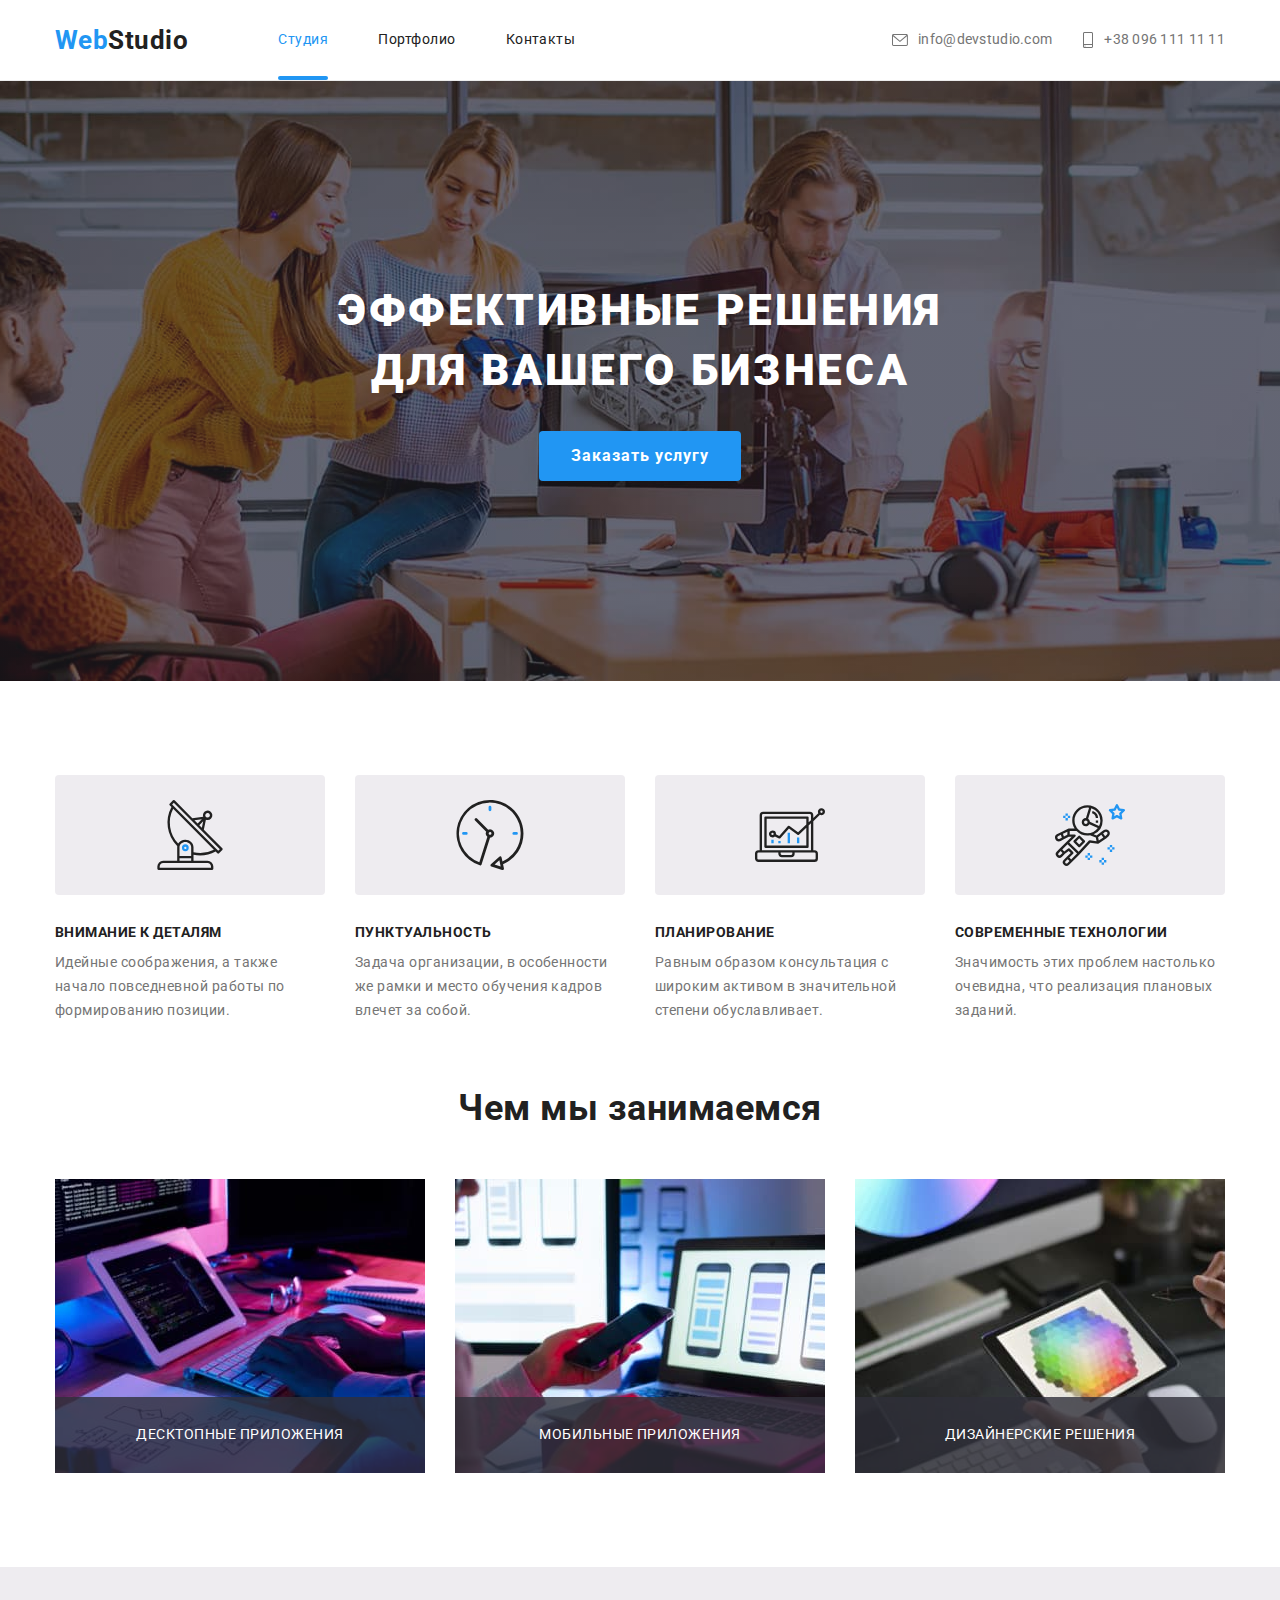
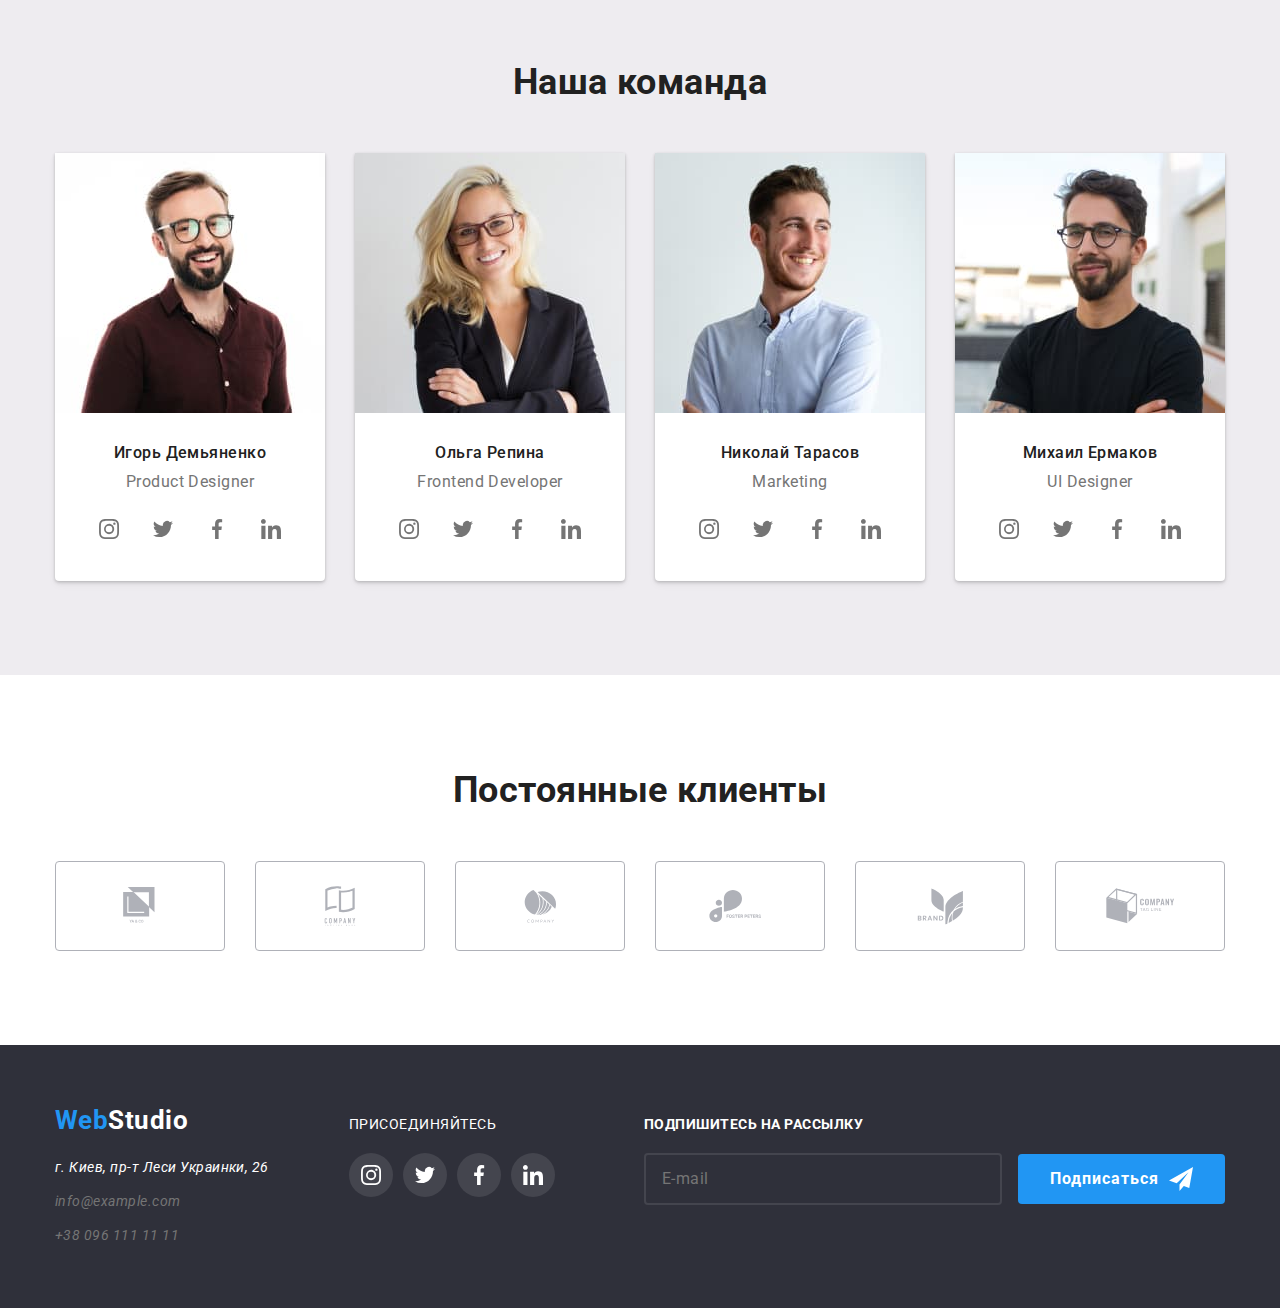
<file: index.html>
<!DOCTYPE html>
<html lang="ru">
  <head>
    <meta charset="UTF-8" />
    <meta name="viewport" content="width=device-width, initial-scale=1.0" />
    <title>WebStudio</title>
    <!-- шрифты -->
    <link rel="preconnect" href="https://fonts.gstatic.com" />
    <link
      href="https://fonts.googleapis.com/css2?family=Raleway:wght@700&family=Roboto:wght@400;500;700;900&display=swap"
      rel="stylesheet"
    />
    <!-- нормалайз -->
    <link
      rel="stylesheet"
      href="https://cdnjs.cloudflare.com/ajax/libs/modern-normalize/1.0.0/modern-normalize.min.css"
    />

    <link rel="stylesheet" href="./css/main.min.css" />
  </head>
  <body>
    <header class="header">
      <div class="container header__container">
        <a class="logo header__logo" href="./index.html" lang="en">
          <span class="logo__color-wrapper">Web</span>Studio
        </a>

        <nav class="navigation">
          <ul class="navigation-list">
            <li class="navigation-list__item">
              <a
                class="navigation-list__link navigation-list__link--active"
                href="./index.html"
              >
                Студия
              </a>
            </li>
            <li class="navigation-list__item">
              <a class="navigation-list__link" href="./portfolio.html">
                Портфолио
              </a>
            </li>
            <li class="navigation-list__item">
              <a class="navigation-list__link" href=""> Контакты </a>
            </li>
          </ul>
        </nav>

        <ul class="contacts-list">
          <li class="contacts-list__item">
            <a class="contacts-list__link" href="mailto:info@devstudio.com">
              <svg class="contacts-list__icon" width="16" height="12">
                <use href="./img/sprite.svg#envelope"></use>
              </svg>
              info@devstudio.com
            </a>
          </li>
          <li class="contacts-list__item">
            <a class="contacts-list__link" href="tel:+380961111111">
              <svg class="contacts-list__icon" width="12" height="16">
                <use href="./img/sprite.svg#smartphone"></use>
              </svg>
              +38&nbsp;096&nbsp;111&nbsp;11&nbsp;11
            </a>
          </li>
        </ul>

        <button class="menu-button" type="button" data-menu-button>
          <svg class="menu-button__icon" width="40" height="40">
            <use href="./img/sprite.svg#menu"></use>
          </svg>
        </button>

        <!-- mobile  menu  -->
        <div class="mobile-menu" data-menu>
          <button
            class="mobile-menu__button-cross"
            type="button"
            data-menu-close
          >
            <svg class="mobile-menu__icon" width="40" height="40">
              <use href="./img/sprite.svg#menu-cross"></use>
            </svg>
          </button>
          <ul class="mobile-navigation">
            <li class="mobile-navigation__item">
              <a
                href="./index.html"
                class="mobile-navigation__link mobile-navigation__link--active"
                >Студия</a
              >
            </li>
            <li class="mobile-navigation__item">
              <a href="./portfolio.html" class="mobile-navigation__link"
                >Портфолио</a
              >
            </li>
            <li class="mobile-navigation__item">
              <a href="" class="mobile-navigation__link">Контакты</a>
            </li>
          </ul>
          <ul class="mobile-contact">
            <li class="mobile-contact__item">
              <a
                class="mobile-contact__link mobile-contact__link--active"
                href="mailto:info@example.com"
              >
                info@example.com</a
              >
            </li>
            <li class="mobile-contact__item">
              <a class="mobile-contact__link" href="tel:+380961111111">
                +38&nbsp;096&nbsp;111&nbsp;11&nbsp;11
              </a>
            </li>
          </ul>
          <ul class="mobile-messenger">
            <li class="mobile-messenger__item">
              <a href="" class="mobile-messenger__link" lang="en">Instagram</a>
            </li>
            <li class="mobile-messenger__item">
              <a href="" class="mobile-messenger__link" lang="en">Twitter</a>
            </li>
            <li class="mobile-messenger__item">
              <a href="" class="mobile-messenger__link" lang="en">Facebook</a>
            </li>
            <li class="mobile-messenger__item">
              <a href="" class="mobile-messenger__link" lang="en">LinkedIn</a>
            </li>
          </ul>
        </div>
      </div>
    </header>

    <main>
      <!-- hero -->
      <section class="hero">
        <div class="hero__overlay">
          <div class="container hero__container">
            <h1 class="hero__title">Эффективные решения для вашего бизнеса</h1>
            <button class="button" type="button" data-modal-open>
              Заказать услугу
            </button>
          </div>
        </div>
      </section>

      <!-- advantages -->
      <section class="features section">
        <h2 class="section__title visually-hidden">Особенности</h2>
        <div class="container">
          <ul class="features__list">
            <li class="features__item">
              <div class="features__thumb">
                <svg width="270" height="120">
                  <use href="./img/sprite.svg#antenna"></use>
                </svg>
              </div>
              <h3 class="features__subtitle">Внимание к деталям</h3>
              <p class="features__description">
                Идейные соображения, а также начало повседневной работы по
                формированию позиции.
              </p>
            </li>
            <li class="features__item">
              <div class="features__thumb">
                <svg width="270" height="120">
                  <use href="./img/sprite.svg#clock"></use>
                </svg>
              </div>
              <h3 class="features__subtitle">Пунктуальность</h3>
              <p class="features__description">
                Задача организации, в особенности же рамки и место обучения
                кадров влечет за собой.
              </p>
            </li>
            <li class="features__item">
              <div class="features__thumb">
                <svg width="270" height="120">
                  <use href="./img/sprite.svg#diagram"></use>
                </svg>
              </div>
              <h3 class="features__subtitle">Планирование</h3>
              <p class="features__description">
                Равным образом консультация с широким активом в значительной
                степени обуславливает.
              </p>
            </li>
            <li class="features__item">
              <div class="features__thumb">
                <svg width="270" height="120">
                  <use href="./img/sprite.svg#astronaut"></use>
                </svg>
              </div>
              <h3 class="features__subtitle">Современные технологии</h3>
              <p class="features__description">
                Значимость этих проблем настолько очевидна, что реализация
                плановых заданий.
              </p>
            </li>
          </ul>
        </div>
      </section>

      <!-- production -->
      <section class="production section">
        <div class="container">
          <h2 class="section__title">Чем мы занимаемся</h2>
          <ul class="production__list">
            <li class="production__item">
              <picture>
                <source
                  srcset="
                    ./img/production/desktop/app-1-desktop.jpg    1x,
                    ./img/production/desktop/app-1-desktop@2x.jpg 2x
                  "
                  media="(min-width: 1200px)"
                />
                <img
                  class="production__image"
                  src="./img/production/desktop/apps-1-desktop.jpg"
                  alt="Человек набирает текст на телефоне"
                />
              </picture>
              <p class="production__description">Десктопные приложения</p>
            </li>
            <li class="production__item">
              <picture>
                <source
                  srcset="
                    ./img/production/desktop/app-2-desktop.jpg    1x,
                    ./img/production/desktop/app-2-desktop@2x.jpg 2x
                  "
                  media="(min-width: 1200px)"
                />
                <img
                  class="production__image"
                  src="./img/production/desktop/app-2-desktop.jpg"
                  alt="Телефон в руке возле компьютера"
                />
              </picture>
              <p class="production__description">Мобильные приложения</p>
            </li>
            <li class="production__item">
              <picture>
                <source
                  srcset="
                    ./img/production/desktop/app-3-desktop.jpg    1x,
                    ./img/production/desktop/app-3-desktop@2x.jpg 2x
                  "
                  media="(min-width: 1200px)"
                />
                <img
                  class="production__image"
                  src="./img/production/desktop/app-3-desktop.jpg"
                  alt="Подбор цвета в приложении на планшете"
                />
              </picture>
              <p class="production__description">Дизайнерские решения</p>
            </li>
          </ul>
        </div>
      </section>

      <!-- team -->
      <section class="team section">
        <div class="container">
          <h2 class="section__title">Наша команда</h2>
          <ul class="team__list">
            <li class="team__item">
              <picture>
                <source
                  srcset="
                    ./img/team/desktop/member-1-desktop.jpg    1x,
                    ./img/team/desktop/member-1-desktop@2x.jpg 2x
                  "
                  media="(min-width: 1200px)"
                />
                <source
                  srcset="
                    ./img/team/tablet/member-1-tablet.jpg    1x,
                    ./img/team/tablet/member-1-tablet@2x.jpg 2x
                  "
                  media="(min-width: 768px)"
                  type="image/jpeg"
                />
                <source
                  srcset="
                    ./img/team/mobile/member-1-mobile.jpg    1x,
                    ./img/team/mobile/member-1-mobile@2x.jpg 2x
                  "
                  media="(min-width: 320px)"
                  type="image/jpeg"
                />
                <img
                  class="team__img"
                  src="./img/team/mobile/member-1-mobile.jpg"
                  alt="Фото члена команды"
                />
              </picture>
              <div class="team__card-wrapper">
                <h3 class="team__subtitle">Игорь Демьяненко</h3>
                <p class="team__description" lang="en">Product Designer</p>
                <ul class="messenger-list">
                  <li class="messenger-list__item">
                    <a class="messenger-list__link" href="">
                      <svg class="icon" width="44" height="44">
                        <use href="./img/sprite.svg#instagram"></use>
                      </svg>
                    </a>
                  </li>
                  <li class="messenger-list__item">
                    <a class="messenger-list__link" href="">
                      <svg class="icon" width="44" height="44">
                        <use href="./img/sprite.svg#twitter"></use>
                      </svg>
                    </a>
                  </li>
                  <li class="messenger-list__item">
                    <a class="messenger-list__link" href="">
                      <svg class="icon" width="44" height="44">
                        <use href="./img/sprite.svg#facebook"></use>
                      </svg>
                    </a>
                  </li>
                  <li class="messenger-list__item">
                    <a class="messenger-list__link" href="">
                      <svg class="icon" width="44" height="44">
                        <use href="./img/sprite.svg#linkedin"></use>
                      </svg>
                    </a>
                  </li>
                </ul>
              </div>
            </li>
            <li class="team__item">
              <picture>
                <source
                  srcset="
                    ./img/team/desktop/member-2-desktop.jpg    1x,
                    ./img/team/desktop/member-2-desktop@2x.jpg 2x
                  "
                  media="(min-width: 1200px)"
                />
                <source
                  srcset="
                    ./img/team/tablet/member-2-tablet.jpg    1x,
                    ./img/team/tablet/member-2-tablet@2x.jpg 2x
                  "
                  media="(min-width: 768px)"
                  type="image/jpeg"
                />
                <source
                  srcset="
                    ./img/team/mobile/member-2-mobile.jpg    1x,
                    ./img/team/mobile/member-2-mobile@2x.jpg 2x
                  "
                  media="(min-width: 320px)"
                  type="image/jpeg"
                />
                <img
                  class="team__img"
                  src="./img/team/mobile/member-2-mobile.jpg"
                  alt="Фото члена команды"
                />
              </picture>
              <div class="team__card-wrapper">
                <h3 class="team__subtitle">Ольга Репина</h3>
                <p class="team__description" lang="en">Frontend Developer</p>
                <ul class="messenger-list">
                  <li class="messenger-list__item">
                    <a class="messenger-list__link" href="">
                      <svg class="icon" width="44" height="44">
                        <use href="./img/sprite.svg#instagram"></use>
                      </svg>
                    </a>
                  </li>
                  <li class="messenger-list__item">
                    <a class="messenger-list__link" href="">
                      <svg class="icon" width="44" height="44">
                        <use href="./img/sprite.svg#twitter"></use>
                      </svg>
                    </a>
                  </li>
                  <li class="messenger-list__item">
                    <a class="messenger-list__link" href="">
                      <svg class="icon" width="44" height="44">
                        <use href="./img/sprite.svg#facebook"></use>
                      </svg>
                    </a>
                  </li>
                  <li class="messenger-list__item">
                    <a class="messenger-list__link" href="">
                      <svg class="icon" width="44" height="44">
                        <use href="./img/sprite.svg#linkedin"></use>
                      </svg>
                    </a>
                  </li>
                </ul>
              </div>
            </li>
            <li class="team__item">
              <picture>
                <source
                  srcset="
                    ./img/team/desktop/member-3-desktop.jpg    1x,
                    ./img/team/desktop/member-3-desktop@2x.jpg 2x
                  "
                  media="(min-width: 1200px)"
                />
                <source
                  srcset="
                    ./img/team/tablet/member-3-tablet.jpg    1x,
                    ./img/team/tablet/member-3-tablet@2x.jpg 2x
                  "
                  media="(min-width: 768px)"
                  type="image/jpeg"
                />
                <source
                  srcset="
                    ./img/team/mobile/member-3-mobile.jpg    1x,
                    ./img/team/mobile/member-3-mobile@2x.jpg 2x
                  "
                  media="(min-width: 320px)"
                  type="image/jpeg"
                />
                <img
                  class="team__img"
                  src="./img/team/mobile/member-3-mobile.jpg"
                  alt="Фото члена команды"
                />
              </picture>
              <div class="team__card-wrapper">
                <h3 class="team__subtitle">Николай Тарасов</h3>
                <p class="team__description" lang="en">Marketing</p>
                <ul class="messenger-list">
                  <li class="messenger-list__item">
                    <a class="messenger-list__link" href="">
                      <svg class="icon" width="44" height="44">
                        <use href="./img/sprite.svg#instagram"></use>
                      </svg>
                    </a>
                  </li>
                  <li class="messenger-list__item">
                    <a class="messenger-list__link" href="">
                      <svg class="icon" width="44" height="44">
                        <use href="./img/sprite.svg#twitter"></use>
                      </svg>
                    </a>
                  </li>
                  <li class="messenger-list__item">
                    <a class="messenger-list__link" href="">
                      <svg class="icon" width="44" height="44">
                        <use href="./img/sprite.svg#facebook"></use>
                      </svg>
                    </a>
                  </li>
                  <li class="messenger-list__item">
                    <a class="messenger-list__link" href="">
                      <svg class="icon" width="44" height="44">
                        <use href="./img/sprite.svg#linkedin"></use>
                      </svg>
                    </a>
                  </li>
                </ul>
              </div>
            </li>
            <li class="team__item">
              <picture>
                <source
                  srcset="
                    ./img/team/desktop/member-4-desktop.jpg    1x,
                    ./img/team/desktop/member-4-desktop@2x.jpg 2x
                  "
                  media="(min-width: 1200px)"
                />
                <source
                  srcset="
                    ./img/team/tablet/member-4-tablet.jpg    1x,
                    ./img/team/tablet/member-4-tablet@2x.jpg 2x
                  "
                  media="(min-width: 768px)"
                  type="image/jpeg"
                />
                <source
                  srcset="
                    ./img/team/mobile/member-4-mobile.jpg    1x,
                    ./img/team/mobile/member-4-mobile@2x.jpg 2x
                  "
                  media="(min-width: 320px)"
                  type="image/jpeg"
                />
                <img
                  class="team__img"
                  src="./img/team/mobile/member-4-mobile.jpg"
                  alt="Фото члена команды"
                />
              </picture>
              <div class="team__card-wrapper">
                <h3 class="team__subtitle">Михаил Ермаков</h3>
                <p class="team__description" lang="en">UI Designer</p>
                <ul class="messenger-list">
                  <li class="messenger-list__item">
                    <a class="messenger-list__link" href="">
                      <svg class="icon" width="44" height="44">
                        <use href="./img/sprite.svg#instagram"></use>
                      </svg>
                    </a>
                  </li>
                  <li class="messenger-list__item">
                    <a class="messenger-list__link" href="">
                      <svg class="icon" width="44" height="44">
                        <use href="./img/sprite.svg#twitter"></use>
                      </svg>
                    </a>
                  </li>
                  <li class="messenger-list__item">
                    <a class="messenger-list__link" href="">
                      <svg class="icon" width="44" height="44">
                        <use href="./img/sprite.svg#facebook"></use>
                      </svg>
                    </a>
                  </li>
                  <li class="messenger-list__item">
                    <a class="messenger-list__link" href="">
                      <svg class="icon" width="44" height="44">
                        <use href="./img/sprite.svg#linkedin"></use>
                      </svg>
                    </a>
                  </li>
                </ul>
              </div>
            </li>
          </ul>
        </div>
      </section>

      <!-- clients -->
      <section class="clients section">
        <div class="container">
          <h2 class="section__title">Постоянные клиенты</h2>
          <ul class="clients__list">
            <li class="clients__item">
              <a class="clients__link" href="">
                <svg class="clients__icon" width="129" height="88">
                  <use href="./img/sprite.svg#client-1"></use>
                </svg>
              </a>
            </li>
            <li class="clients__item">
              <a class="clients__link" href="">
                <svg class="clients__icon" width="129" height="88">
                  <use href="./img/sprite.svg#client-2"></use>
                </svg>
              </a>
            </li>
            <li class="clients__item">
              <a class="clients__link" href="">
                <svg class="clients__icon" width="129" height="88">
                  <use href="./img/sprite.svg#client-3"></use>
                </svg>
              </a>
            </li>
            <li class="clients__item">
              <a class="link clients__link" href="">
                <svg class="clients__icon" width="129" height="88">
                  <use href="./img/sprite.svg#client-4"></use>
                </svg>
              </a>
            </li>
            <li class="clients__item">
              <a class="clients__link" href="">
                <svg class="clients__icon" width="129" height="88">
                  <use href="./img/sprite.svg#client-5"></use>
                </svg>
              </a>
            </li>
            <li class="clients__item">
              <a class="clients__link" href="">
                <svg class="clients__icon" width="129" height="88">
                  <use href="./img/sprite.svg#client-6"></use>
                </svg>
              </a>
            </li>
          </ul>
        </div>
      </section>
    </main>

    <footer class="footer">
      <div class="container footer__container">
        <div class="footer__wrapper">
          <div class="adress-list__wrapper">
            <a
              class="logo logo--white-color footer__logo"
              href="./index.html"
              lang="en"
            >
              <span class="logo__color-wrapper">Web</span>Studio
            </a>
            <address class="adress">
              <ul class="adress__list">
                <li class="adress__item">
                  <a
                    class="adress__link adress__link--active"
                    href="https://goo.gl/maps/zEipnjbdjEoZz8kJ8"
                    target="_blank"
                    rel="noopener noreferrer"
                  >
                    г. Киев, пр-т Леси Украинки, 26
                  </a>
                </li>
                <li class="adress__item">
                  <a class="adress__link" href="mailto:info@example.com">
                    info@example.com
                  </a>
                </li>
                <li class="adress__item adress__item--last">
                  <a class="adress__link" href="tel:+380961111111">
                    +38 096 111 11 11
                  </a>
                </li>
              </ul>
            </address>
          </div>
          <div class="messenger-list__wrapper">
            <p class="footer__subtitle">Присоединяйтесь</p>
            <ul class="messenger-list">
              <li class="messenger-list__item">
                <a
                  class="messenger-list__link messenger-list__link--footer"
                  href=""
                >
                  <svg class="icon" width="44" height="44">
                    <use href="./img/sprite.svg#instagram"></use>
                  </svg>
                </a>
              </li>
              <li class="messenger-list__item">
                <a
                  class="messenger-list__link messenger-list__link--footer"
                  href=""
                >
                  <svg class="icon" width="44" height="44">
                    <use href="./img/sprite.svg#twitter"></use>
                  </svg>
                </a>
              </li>
              <li class="messenger-list__item">
                <a
                  class="messenger-list__link messenger-list__link--footer"
                  href=""
                >
                  <svg class="icon" width="44" height="44">
                    <use href="./img/sprite.svg#facebook"></use>
                  </svg>
                </a>
              </li>
              <li class="messenger-list__item">
                <a
                  class="messenger-list__link messenger-list__link--footer"
                  href=""
                >
                  <svg class="icon" width="44" height="44">
                    <use href="./img/sprite.svg#linkedin"></use>
                  </svg>
                </a>
              </li>
            </ul>
          </div>
        </div>

        <form class="form-signup">
          <b class="footer__subtitle form-signup__subtitle">
            Подпишитесь на рассылку
          </b>
          <input
            class="form-signup__input"
            type="email"
            name="email"
            placeholder="E-mail"
            autocomplete="off"
          />
          <button class="button form-signup__button" type="submit">
            Подписаться
            <svg class="form-signup__icon" width="24" height="24">
              <use href="./img/sprite.svg#telegram"></use>
            </svg>
          </button>
        </form>
      </div>
    </footer>

    <div class="backdrop is-hidden" data-modal>
      <div class="modal">
        <button class="modal__button-close" data-modal-close>
          <svg width="30" height="30">
            <use href="./img/sprite.svg#modal-cross"></use>
          </svg>
        </button>

        <form class="form-submit">
          <b class="form-submit__title">
            Оставьте свои данные, мы вам перезвоним
          </b>
          <label class="form-submit__label" for="username"> Имя </label>
          <div class="form-submit__field">
            <input
              class="form-submit__input"
              type="text"
              name="username"
              id="username"
            />
            <svg class="form-submit__icon" width="18" height="18">
              <use href="./img/sprite.svg#person"></use>
            </svg>
          </div>

          <label class="form-submit__label" for="tel"> Телефон </label>
          <div class="form-submit__field">
            <input class="form-submit__input" type="tel" name="tel" id="tel" />
            <svg class="form-submit__icon" width="18" height="18">
              <use href="./img/sprite.svg#phone"></use>
            </svg>
          </div>

          <label class="form-submit__label" for="e-mail"> Почта </label>
          <div class="form-submit__field">
            <input
              class="form-submit__input"
              type="email"
              name="e-mail"
              id="e-mail"
            />
            <svg class="form-submit__icon" width="18" height="18">
              <use href="./img/sprite.svg#mail"></use>
            </svg>
          </div>

          <label class="form-submit__label" for="comment"> Комментарий </label>
          <textarea
            class="form-submit__comment"
            name="comment"
            id="comment"
            placeholder="Введите текст"
          ></textarea>

          <label class="form-submit__agreement">
            <input
              class="form-submit__input--hidden"
              type="checkbox"
              name="agreement"
              value="approved"
            />
            <svg class="form-submit__icon--checked" width="16" height="15">
              <use href="./img/sprite.svg#check"></use>
            </svg>
            Соглашаюсь с рассылкой и принимаю&nbsp;
            <a class="form-submit__link" href="">Условия договора</a>
          </label>

          <button
            class="button form-submit__button"
            name="submit-btn"
            type="submit"
          >
            Отправить
          </button>
        </form>
      </div>
    </div>

    <script src="./js/mobile-menu.js"></script>
    <script src="./js/modal.js"></script>

    <!-- <script>
      const { height: pageHeaderHeight } = document
        .querySelector('.page-header')
        .getBoundingClientRect();

      document.body.style.paddingTop = `${pageHeaderHeight}px`;
    </script> -->
  </body>
</html>
</file>
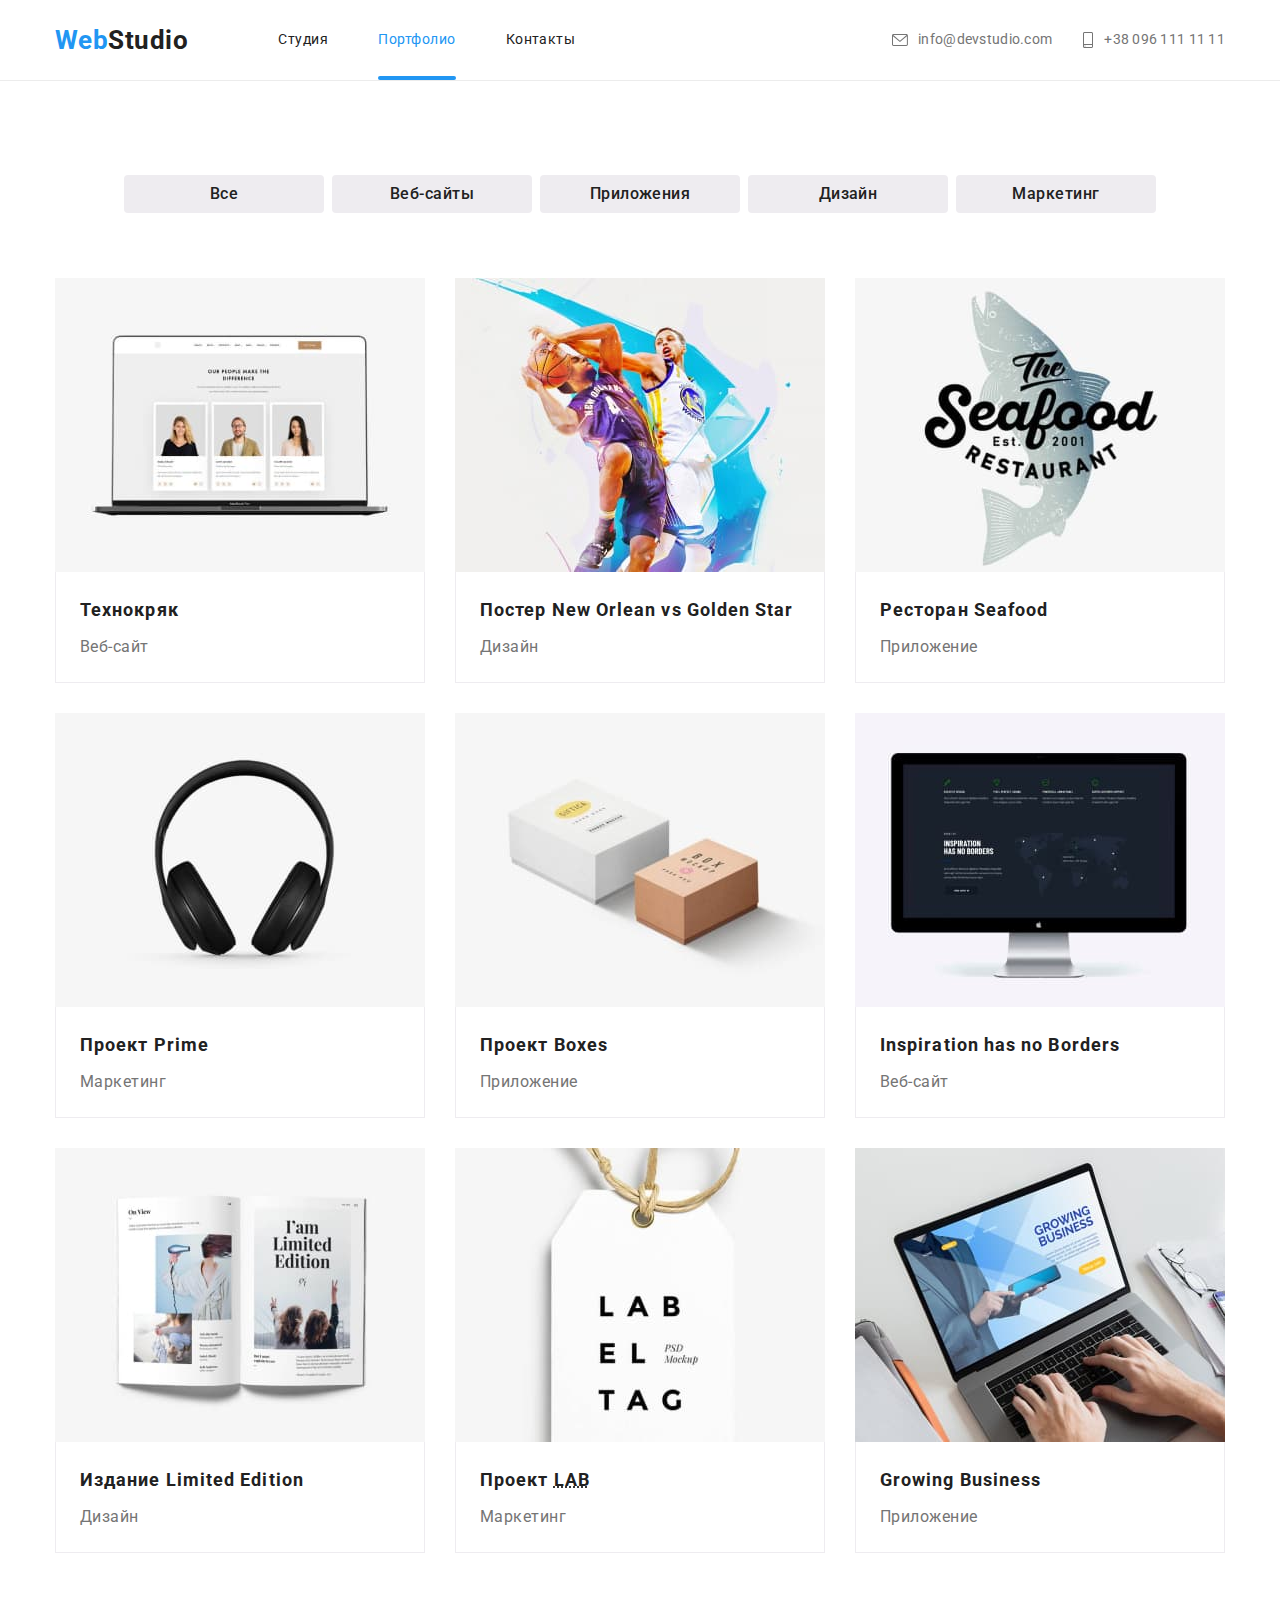
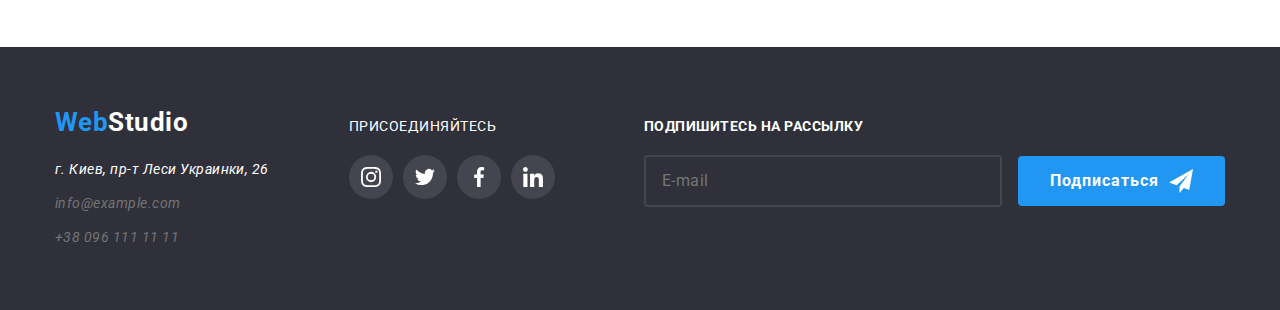
<file: portfolio.html>
<!DOCTYPE html>
<html lang="ru">
  <head>
    <meta charset="UTF-8" />
    <meta name="viewport" content="width=device-width, initial-scale=1.0" />
    <title>WebStudio</title>
    <!-- шрифты -->
    <link rel="preconnect" href="https://fonts.gstatic.com" />
    <link
      href="https://fonts.googleapis.com/css2?family=Raleway:wght@700&family=Roboto:wght@400;500;700;900&display=swap"
      rel="stylesheet"
    />
    <!-- нормалайз -->
    <link
      rel="stylesheet"
      href="https://cdnjs.cloudflare.com/ajax/libs/modern-normalize/1.0.0/modern-normalize.min.css"
    />

    <link rel="stylesheet" href="./css/main.min.css" />
  </head>
  <body>
    <header class="header">
      <div class="container header__container">
        <a class="logo header__logo" href="./index.html" lang="en">
          <span class="logo__color-wrapper">Web</span>Studio
        </a>

        <nav class="navigation">
          <ul class="navigation-list">
            <li class="navigation-list__item">
              <a class="navigation-list__link" href="./index.html"> Студия </a>
            </li>
            <li class="navigation-list__item">
              <a
                class="navigation-list__link navigation-list__link--active"
                href="./portfolio.html"
              >
                Портфолио
              </a>
            </li>
            <li class="navigation-list__item">
              <a class="navigation-list__link" href=""> Контакты </a>
            </li>
          </ul>
        </nav>

        <ul class="contacts-list">
          <li class="contacts-list__item">
            <a class="contacts-list__link" href="mailto:info@devstudio.com">
              <svg class="contacts-list__icon" width="16" height="12">
                <use href="./img/sprite.svg#envelope"></use>
              </svg>
              info@devstudio.com
            </a>
          </li>
          <li class="contacts-list__item">
            <a class="contacts-list__link" href="tel:+380961111111">
              <svg class="contacts-list__icon" width="12" height="16">
                <use href="./img/sprite.svg#smartphone"></use>
              </svg>
              +38&nbsp;096&nbsp;111&nbsp;11&nbsp;11
            </a>
          </li>
        </ul>

        <button class="menu-button" type="button" data-menu-button>
          <svg class="menu-button__icon" width="40" height="40">
            <use href="./img/sprite.svg#menu"></use>
          </svg>
        </button>

        <!-- mobile  menu  -->
        <div class="mobile-menu" data-menu>
          <button
            class="mobile-menu__button-cross"
            type="button"
            data-menu-close
          >
            <svg class="mobile-menu__icon" width="40" height="40">
              <use href="./img/sprite.svg#menu-cross"></use>
            </svg>
          </button>
          <ul class="mobile-navigation">
            <li class="mobile-navigation__item">
              <a href="./index.html" class="mobile-navigation__link">Студия</a>
            </li>
            <li class="mobile-navigation__item">
              <a
                href="./portfolio.html"
                class="mobile-navigation__link mobile-navigation__link--active"
                >Портфолио</a
              >
            </li>
            <li class="mobile-navigation__item">
              <a href="" class="mobile-navigation__link">Контакты</a>
            </li>
          </ul>
          <ul class="mobile-contact">
            <li class="mobile-contact__item">
              <a
                class="mobile-contact__link mobile-contact__link--active"
                href="mailto:info@example.com"
              >
                info@example.com</a
              >
            </li>
            <li class="mobile-contact__item">
              <a class="mobile-contact__link" href="tel:+380961111111">
                +38&nbsp;096&nbsp;111&nbsp;11&nbsp;11
              </a>
            </li>
          </ul>
          <ul class="mobile-messenger">
            <li class="mobile-messenger__item">
              <a href="" class="mobile-messenger__link" lang="en">Instagram</a>
            </li>
            <li class="mobile-messenger__item">
              <a href="" class="mobile-messenger__link" lang="en">Twitter</a>
            </li>
            <li class="mobile-messenger__item">
              <a href="" class="mobile-messenger__link" lang="en">Facebook</a>
            </li>
            <li class="mobile-messenger__item">
              <a href="" class="mobile-messenger__link" lang="en">LinkedIn</a>
            </li>
          </ul>
        </div>
      </div>
    </header>

    <main>
      <h1 class="visually-hidden">Портфолио</h1>

      <!-- services-->
      <section class="services section">
        <h2 class="visually-hidden">Проекты работ</h2>

        <div class="container">
          <ul class="filters__list js-tags">
            <li class="filters__item">
              <button
                class="button filters__button"
                type="button"
              >
                Все
              </button>
            </li>
            <li class="filters__item">
              <button
                class="button filters__button"
                type="button"
              >
                Веб-сайты
              </button>
            </li>
            <li class="filters__item">
              <button
                class="button filters__button"
                type="button"
              >
                Приложения
              </button>
            </li>
            <li class="filters__item">
              <button
                class="button filters__button"
                type="button"
              >
                Дизайн
              </button>
            </li>
            <li class="filters__item">
              <button
                class="button filters__button"
                type="button"
              >
                Маркетинг
              </button>
            </li>
          </ul>

          <ul class="cards__list">
            <li class="cards__item">
              <a class="cards__link" href="">
                <div class="cards__thumb">
                  <picture>
                    <source
                      srcset="
                        ./img/portfolio/desktop/project-1-desktop.jpg    1x,
                        ./img/portfolio/desktop/project-1-desktop@2x.jpg 2x
                      "
                      media="(min-width: 1200px)"
                    />
                    <source
                      srcset="
                        ./img/portfolio/tablet/project-1-tablet.jpg    1x,
                        ./img/portfolio/tablet/project-1-tablet@2x.jpg 2x
                      "
                      media="(min-width: 768px)"
                      type="image/jpeg"
                    />
                    <source
                      srcset="
                        ./img/portfolio/mobile/project-1-mobile.jpg    1x,
                        ./img/portfolio/mobile/project-1-mobile@2x.jpg 2x
                      "
                      media="(min-width: 320px)"
                      type="image/jpeg"
                    />
                    <img
                      class="cards__img"
                      src="./img/portfolio/mobile/project-1-mobile.jpg"
                      alt="Ноутбук"
                    />
                  </picture>
                  <p class="cards__overlay">
                    Технокряк это современная площадка распространения
                    коронавируса. Компании используют эту платформу для
                    цифрового шпионажа и атак на защищённые сервера конкурентов.
                  </p>
                </div>
                <div class="cards__footer">
                  <h3 class="cards__subtitle">Технокряк</h3>
                  <p class="cards__description">Веб-сайт</p>
                </div>
              </a>
            </li>
            <li class="cards__item">
              <a class="cards__link" href="">
                <div class="cards__thumb">
                  <picture>
                    <source
                      srcset="
                        ./img/portfolio/desktop/project-2-desktop.jpg    1x,
                        ./img/portfolio/desktop/project-2-desktop@2x.jpg 2x
                      "
                      media="(min-width: 1200px)"
                    />
                    <source
                      srcset="
                        ./img/portfolio/tablet/project-2-tablet.jpg    1x,
                        ./img/portfolio/tablet/project-2-tablet@2x.jpg 2x
                      "
                      media="(min-width: 768px)"
                      type="image/jpeg"
                    />
                    <source
                      srcset="
                        ./img/portfolio/mobile/project-2-mobile.jpg    1x,
                        ./img/portfolio/mobile/project-2-mobile@2x.jpg 2x
                      "
                      media="(min-width: 320px)"
                      type="image/jpeg"
                    />
                    <img
                      class="cards__img"
                      src="./img/portfolio/mobile/project-2-mobile.jpg"
                      alt="Ноутбук"
                    />
                  </picture>
                  <p class="cards__overlay">
                    Технокряк это современная площадка распространения
                    коронавируса. Компании используют эту платформу для
                    цифрового шпионажа и атак на защищённые сервера конкурентов.
                  </p>
                </div>
                <div class="cards__footer">
                  <h3 class="cards__subtitle">
                    Постер <span lang="en">New Orlean vs Golden Star</span>
                  </h3>
                  <p class="cards__description">Дизайн</p>
                </div>
              </a>
            </li>
            <li class="cards__item">
              <a class="cards__link" href="">
                <div class="cards__thumb">
                  <picture>
                    <source
                      srcset="
                        ./img/portfolio/desktop/project-3-desktop.jpg    1x,
                        ./img/portfolio/desktop/project-3-desktop@2x.jpg 2x
                      "
                      media="(min-width: 1200px)"
                    />
                    <source
                      srcset="
                        ./img/portfolio/tablet/project-3-tablet.jpg    1x,
                        ./img/portfolio/tablet/project-3-tablet@2x.jpg 2x
                      "
                      media="(min-width: 768px)"
                      type="image/jpeg"
                    />
                    <source
                      srcset="
                        ./img/portfolio/mobile/project-3-mobile.jpg    1x,
                        ./img/portfolio/mobile/project-3-mobile@2x.jpg 2x
                      "
                      media="(min-width: 320px)"
                      type="image/jpeg"
                    />
                    <img
                      class="cards__img"
                      src="./img/portfolio/mobile/project-3-mobile.jpg"
                      alt="Ноутбук"
                    />
                  </picture>
                  <p class="cards__overlay">
                    Технокряк это современная площадка распространения
                    коронавируса. Компании используют эту платформу для
                    цифрового шпионажа и атак на защищённые сервера конкурентов.
                  </p>
                </div>
                <div class="cards__footer">
                  <h3 class="cards__subtitle">
                    Ресторан <span lang="en">Seafood</span>
                  </h3>
                  <p class="cards__description">Приложение</p>
                </div>
              </a>
            </li>
            <li class="cards__item">
              <a class="cards__link" href="">
                <div class="cards__thumb">
                  <picture>
                    <source
                      srcset="
                        ./img/portfolio/desktop/project-4-desktop.jpg    1x,
                        ./img/portfolio/desktop/project-4-desktop@2x.jpg 2x
                      "
                      media="(min-width: 1200px)"
                    />
                    <source
                      srcset="
                        ./img/portfolio/tablet/project-4-tablet.jpg    1x,
                        ./img/portfolio/tablet/project-4-tablet@2x.jpg 2x
                      "
                      media="(min-width: 768px)"
                      type="image/jpeg"
                    />
                    <source
                      srcset="
                        ./img/portfolio/mobile/project-4-mobile.jpg    1x,
                        ./img/portfolio/mobile/project-4-mobile@2x.jpg 2x
                      "
                      media="(min-width: 320px)"
                      type="image/jpeg"
                    />
                    <img
                      class="cards__img"
                      src="./img/portfolio/mobile/project-4-mobile.jpg"
                      alt="Ноутбук"
                    />
                  </picture>
                  <p class="cards__overlay">
                    Технокряк это современная площадка распространения
                    коронавируса. Компании используют эту платформу для
                    цифрового шпионажа и атак на защищённые сервера конкурентов.
                  </p>
                </div>
                <div class="cards__footer">
                  <h3 class="cards__subtitle">
                    Проект <span lang="en">Prime</span>
                  </h3>
                  <p class="cards__description">Маркетинг</p>
                </div>
              </a>
            </li>
            <li class="cards__item">
              <a class="cards__link" href="">
                <div class="cards__thumb">
                  <picture>
                    <source
                      srcset="
                        ./img/portfolio/desktop/project-5-desktop.jpg    1x,
                        ./img/portfolio/desktop/project-5-desktop@2x.jpg 2x
                      "
                      media="(min-width: 1200px)"
                    />
                    <source
                      srcset="
                        ./img/portfolio/tablet/project-5-tablet.jpg    1x,
                        ./img/portfolio/tablet/project-5-tablet@2x.jpg 2x
                      "
                      media="(min-width: 768px)"
                      type="image/jpeg"
                    />
                    <source
                      srcset="
                        ./img/portfolio/mobile/project-5-mobile.jpg    1x,
                        ./img/portfolio/mobile/project-5-mobile@2x.jpg 2x
                      "
                      media="(min-width: 320px)"
                      type="image/jpeg"
                    />
                    <img
                      class="cards__img"
                      src="./img/portfolio/mobile/project-5-mobile.jpg"
                      alt="Ноутбук"
                    />
                  </picture>
                  <p class="cards__overlay">
                    Технокряк это современная площадка распространения
                    коронавируса. Компании используют эту платформу для
                    цифрового шпионажа и атак на защищённые сервера конкурентов.
                  </p>
                </div>
                <div class="cards__footer">
                  <h3 class="cards__subtitle">
                    Проект <span lang="en">Boxes</span>
                  </h3>
                  <p class="cards__description">Приложение</p>
                </div>
              </a>
            </li>
            <li class="cards__item">
              <a class="cards__link" href="">
                <div class="cards__thumb">
                  <picture>
                    <source
                      srcset="
                        ./img/portfolio/desktop/project-6-desktop.jpg    1x,
                        ./img/portfolio/desktop/project-6-desktop@2x.jpg 2x
                      "
                      media="(min-width: 1200px)"
                    />
                    <source
                      srcset="
                        ./img/portfolio/tablet/project-6-tablet.jpg    1x,
                        ./img/portfolio/tablet/project-6-tablet@2x.jpg 2x
                      "
                      media="(min-width: 768px)"
                      type="image/jpeg"
                    />
                    <source
                      srcset="
                        ./img/portfolio/mobile/project-6-mobile.jpg    1x,
                        ./img/portfolio/mobile/project-6-mobile@2x.jpg 2x
                      "
                      media="(min-width: 320px)"
                      type="image/jpeg"
                    />
                    <img
                      class="cards__img"
                      src="./img/portfolio/mobile/project-6-mobile.jpg"
                      alt="Ноутбук"
                    />
                  </picture>
                  <p class="cards__overlay">
                    Технокряк это современная площадка распространения
                    коронавируса. Компании используют эту платформу для
                    цифрового шпионажа и атак на защищённые сервера конкурентов.
                  </p>
                </div>
                <div class="cards__footer">
                  <h3 class="cards__subtitle" lang="en">
                    Inspiration has no Borders
                  </h3>
                  <p class="cards__description">Веб-сайт</p>
                </div>
              </a>
            </li>
            <li class="cards__item">
              <a class="cards__link" href="">
                <div class="cards__thumb">
                  <picture>
                    <source
                      srcset="
                        ./img/portfolio/desktop/project-7-desktop.jpg    1x,
                        ./img/portfolio/desktop/project-7-desktop@2x.jpg 2x
                      "
                      media="(min-width: 1200px)"
                    />
                    <source
                      srcset="
                        ./img/portfolio/tablet/project-7-tablet.jpg    1x,
                        ./img/portfolio/tablet/project-7-tablet@2x.jpg 2x
                      "
                      media="(min-width: 768px)"
                      type="image/jpeg"
                    />
                    <source
                      srcset="
                        ./img/portfolio/mobile/project-7-mobile.jpg    1x,
                        ./img/portfolio/mobile/project-7-mobile@2x.jpg 2x
                      "
                      media="(min-width: 320px)"
                      type="image/jpeg"
                    />
                    <img
                      class="cards__img"
                      src="./img/portfolio/mobile/project-7-mobile.jpg"
                      alt="Ноутбук"
                    />
                  </picture>
                  <p class="cards__overlay">
                    Технокряк это современная площадка распространения
                    коронавируса. Компании используют эту платформу для
                    цифрового шпионажа и атак на защищённые сервера конкурентов.
                  </p>
                </div>
                <div class="cards__footer">
                  <h3 class="cards__subtitle">
                    Издание <span lang="en">Limited Edition</span>
                  </h3>
                  <p class="cards__description">Дизайн</p>
                </div>
              </a>
            </li>
            <li class="cards__item">
              <a class="cards__link" href="">
                <div class="cards__thumb">
                  <picture>
                    <source
                      srcset="
                        ./img/portfolio/desktop/project-8-desktop.jpg    1x,
                        ./img/portfolio/desktop/project-8-desktop@2x.jpg 2x
                      "
                      media="(min-width: 1200px)"
                    />
                    <source
                      srcset="
                        ./img/portfolio/tablet/project-8-tablet.jpg    1x,
                        ./img/portfolio/tablet/project-8-tablet@2x.jpg 2x
                      "
                      media="(min-width: 768px)"
                      type="image/jpeg"
                    />
                    <source
                      srcset="
                        ./img/portfolio/mobile/project-8-mobile.jpg    1x,
                        ./img/portfolio/mobile/project-8-mobile@2x.jpg 2x
                      "
                      media="(min-width: 320px)"
                      type="image/jpeg"
                    />
                    <img
                      class="cards__img"
                      src="./img/portfolio/mobile/project-8-mobile.jpg"
                      alt="Ноутбук"
                    />
                  </picture>
                  <p class="cards__overlay">
                    Технокряк это современная площадка распространения
                    коронавируса. Компании используют эту платформу для
                    цифрового шпионажа и атак на защищённые сервера конкурентов.
                  </p>
                </div>
                <div class="cards__footer">
                  <h3 class="cards__subtitle">
                    Проект <abbr title="label tag" lang="en">LAB</abbr>
                  </h3>
                  <p class="cards__description">Маркетинг</p>
                </div>
              </a>
            </li>
            <li class="cards__item">
              <a class="cards__link" href="">
                <div class="cards__thumb">
                  <picture>
                    <source
                      srcset="
                        ./img/portfolio/desktop/project-9-desktop.jpg    1x,
                        ./img/portfolio/desktop/project-9-desktop@2x.jpg 2x
                      "
                      media="(min-width: 1200px)"
                    />
                    <source
                      srcset="
                        ./img/portfolio/tablet/project-9-tablet.jpg    1x,
                        ./img/portfolio/tablet/project-9-tablet@2x.jpg 2x
                      "
                      media="(min-width: 768px)"
                      type="image/jpeg"
                    />
                    <source
                      srcset="
                        ./img/portfolio/mobile/project-9-mobile.jpg    1x,
                        ./img/portfolio/mobile/project-9-mobile@2x.jpg 2x
                      "
                      media="(min-width: 320px)"
                      type="image/jpeg"
                    />
                    <img
                      class="cards__img"
                      src="./img/portfolio/mobile/project-9-mobile.jpg"
                      alt="Ноутбук"
                    />
                  </picture>
                  <p class="cards__overlay">
                    Технокряк это современная площадка распространения
                    коронавируса. Компании используют эту платформу для
                    цифрового шпионажа и атак на защищённые сервера конкурентов.
                  </p>
                </div>
                <div class="cards__footer">
                  <h3 class="cards__subtitle" lang="en">Growing Business</h3>
                  <p class="cards__description">Приложение</p>
                </div>
              </a>
            </li>
          </ul>
        </div>
      </section>
    </main>

    <footer class="footer">
      <div class="container footer__container">
        <div class="footer__wrapper">
          <div class="adress-list__wrapper">
            <a
              class="logo logo--white-color footer__logo"
              href="./index.html"
              lang="en"
            >
              <span class="logo__color-wrapper">Web</span>Studio
            </a>
            <address class="adress">
              <ul class="adress__list">
                <li class="adress__item">
                  <a
                    class="adress__link adress__link--active"
                    href="https://goo.gl/maps/zEipnjbdjEoZz8kJ8"
                    target="_blank"
                    rel="noopener noreferrer"
                  >
                    г. Киев, пр-т Леси Украинки, 26
                  </a>
                </li>
                <li class="adress__item">
                  <a class="adress__link" href="mailto:info@example.com">
                    info@example.com
                  </a>
                </li>
                <li class="adress__item adress__item--last">
                  <a class="adress__link" href="tel:+380961111111">
                    +38 096 111 11 11
                  </a>
                </li>
              </ul>
            </address>
          </div>
          <div class="messenger-list__wrapper">
            <p class="footer__subtitle">Присоединяйтесь</p>
            <ul class="messenger-list">
              <li class="messenger-list__item">
                <a
                  class="messenger-list__link messenger-list__link--footer"
                  href=""
                >
                  <svg class="icon" width="44" height="44">
                    <use href="./img/sprite.svg#instagram"></use>
                  </svg>
                </a>
              </li>
              <li class="messenger-list__item">
                <a
                  class="messenger-list__link messenger-list__link--footer"
                  href=""
                >
                  <svg class="icon" width="44" height="44">
                    <use href="./img/sprite.svg#twitter"></use>
                  </svg>
                </a>
              </li>
              <li class="messenger-list__item">
                <a
                  class="messenger-list__link messenger-list__link--footer"
                  href=""
                >
                  <svg class="icon" width="44" height="44">
                    <use href="./img/sprite.svg#facebook"></use>
                  </svg>
                </a>
              </li>
              <li class="messenger-list__item">
                <a
                  class="messenger-list__link messenger-list__link--footer"
                  href=""
                >
                  <svg class="icon" width="44" height="44">
                    <use href="./img/sprite.svg#linkedin"></use>
                  </svg>
                </a>
              </li>
            </ul>
          </div>
        </div>

        <form class="form-signup">
          <b class="footer__subtitle form-signup__subtitle">
            Подпишитесь на рассылку
          </b>
          <input
            class="form-signup__input"
            type="email"
            name="email"
            placeholder="E-mail"
            autocomplete="off"
          />
          <button class="button form-signup__button" type="submit">
            Подписаться
            <svg class="form-signup__icon" width="24" height="24">
              <use href="./img/sprite.svg#telegram"></use>
            </svg>
          </button>
        </form>
      </div>
    </footer>

    <script src="./js/mobile-menu.js"></script>
    <script src="js/filter-portfolio.js"></script>
  </body>
</html>
</file>
<file: css/main.min.css>
.visually-hidden{position:absolute;width:1px;height:1px;margin:-1px;border:0;padding:0;white-space:nowrap;clip-path:inset(100%);clip:rect(0 0 0 0);overflow:hidden}body{font-family:Roboto,sans-serif;color:#757575;letter-spacing:0.03em;background-color:#fff}ul{list-style:none;margin:0px;padding:0px}a{text-decoration:none}h1,h2,h3,h4,h5,h6,p{margin:0}img{display:block;max-width:100%;height:auto}.container{padding-left:15px;padding-right:15px;margin:0 auto}@media screen and (min-width: 480px){.container{width:480px}}@media screen and (min-width: 768px){.container{width:768px}}@media screen and (min-width: 1200px){.container{width:1200px}}.section{padding-top:60px;padding-bottom:60px}@media screen and (min-width: 1200px){.section{padding-top:94px;padding-bottom:94px}}.section__title{margin-bottom:30px;font-weight:700;font-size:28px;line-height:1.18;text-align:center;color:#212121}@media screen and (min-width: 1200px){.section__title{margin-bottom:50px;font-size:36px;line-height:1.17}}.header{border-bottom:1px solid #ececec;width:100%}.header__container{display:flex;align-items:center}@media screen and (max-width: 767px){.header__container{padding:10px 15px;justify-content:space-between}}.logo{display:block;font-weight:700;font-size:24px;line-height:1.17;color:#212121}@media screen and (min-width: 1200px){.logo{font-size:26px;line-height:1.19}}.logo__color-wrapper{color:#2196f3}.logo--white-color{color:#fff}@media screen and (min-width: 768px){.header__logo{margin-right:90px}}.footer__logo{display:inline-block;margin-bottom:20px}.navigation-list{display:none}@media screen and (min-width: 768px){.navigation-list{display:flex}}@media screen and (min-width: 768px){.navigation-list__item{font-size:14px;line-height:1.14}}@media screen and (min-width: 768px){.navigation-list__item:not(:last-child){margin-right:50px}}.navigation-list__link{color:#212121;transition:color 250ms cubic-bezier(0.4, 0, 0.2, 1)}.navigation-list__link:hover,.navigation-list__link:focus{color:#2196f3}@media screen and (min-width: 768px){.navigation-list__link{position:relative;display:block;padding-top:32px;padding-bottom:32px}}.navigation-list__link--active{color:#2196f3}@media screen and (min-width: 768px){.navigation-list__link--active::after{content:'';position:absolute;display:block;width:100%;height:4px;bottom:0;background-color:#2196f3;border-radius:2px}}@media screen and (max-width: 767px){.contacts-list{display:none}}@media screen and (min-width: 768px){.contacts-list{margin-left:auto}}@media screen and (min-width: 1200px){.contacts-list{display:flex;align-items:center}}.contacts-list__item{letter-spacing:0.02em}@media screen and (min-width: 768px){.contacts-list__item{font-size:14px;line-height:1.14}}@media screen and (min-width: 768px) and (max-width: 1199px){.contacts-list__item:not(:last-child){margin-bottom:10px}}@media screen and (min-width: 1200px){.contacts-list__item:not(:last-child){margin-right:30px}}.contacts-list__link{color:#757575;transition:color 250ms cubic-bezier(0.4, 0, 0.2, 1);display:inline-flex;align-items:center}@media screen and (min-width: 1200px){.contacts-list__link{padding-top:32px;padding-bottom:32px}}.contacts-list__link:hover,.contacts-list__link:focus{color:#2196f3}.contacts-list__icon{margin-right:10px;fill:#757575}.contacts-list__link:hover .contacts-list__icon,.contacts-list__link:focus .contacts-list__icon{fill:#2196f3}.menu-button{display:inline-flex;margin:0;padding:0;border:none;background-color:transparent;fill:#212121;cursor:pointer}.menu-button:hover,.menu-button:focus{fill:#2196f3}.mobile-menu{position:fixed;top:0;left:50%;opacity:0;visibility:hidden;pointer-events:none;overflow-y:scroll;width:100vw;height:100vh;transform:translateX(-50%);max-width:480px;padding:48px 40px;background-color:#fff;box-shadow:0px 4px 8px rgba(0,0,0,0.04),0px 2px 4px rgba(0,0,0,0.08),0px 1px 3px rgba(0,0,0,0.16)}.mobile-menu.is-open{opacity:1;visibility:visible;pointer-events:auto;z-index:1}@media screen and (max-width: 400px){.mobile-menu{padding-left:15px;padding-right:15px}}@media screen and (min-width: 768px){.mobile-menu,.menu-button{display:none}}.mobile-menu__button-cross{position:absolute;top:10px;right:15px;display:inline-flex;color:#212121;border:none;padding:0;margin:0;cursor:pointer;background-color:transparent}.mobile-menu__button-cross:hover,.mobile-menu__button-cross:focus{fill:#2196f3}.mobile-navigation{margin-bottom:60px}.mobile-navigation__item{margin-bottom:32px;font-weight:500;letter-spacing:0.02em;font-size:40px;line-height:1.18}.mobile-navigation__link{color:#212121}.mobile-navigation__link:hover,.mobile-navigation__link:focus{color:#2196f3}.mobile-navigation__link--active{color:#2196f3}.mobile-contact{margin-bottom:40px}.mobile-contact__item{font-weight:500;font-size:24px;line-height:1.17;letter-spacing:0.02em}.mobile-contact__item:not(:last-child){margin-bottom:32px}.mobile-contact__link{color:#757575}.mobile-contact__link--active{font-size:34px;line-height:1.18;color:#2196f3}.mobile-messenger{display:flex}.mobile-messenger__item{position:relative;font-weight:500;font-size:18px;line-height:1.22;letter-spacing:0.02em}.mobile-messenger__item:not(:last-child){margin-right:20px}.mobile-messenger__item:not(:last-child)::after{position:absolute;content:'';display:block;top:0;right:-10px;height:100%;width:1px;background-color:rgba(47,48,58,0.8)}.mobile-messenger__link{color:#2196f3}.hero{background-color:#2f303a}.hero__container{text-align:center;padding:120px 60px}@media screen and (min-width: 768px){.hero__container{padding-left:200px;padding-right:200px}}@media screen and (min-width: 1200px){.hero__container{padding:200px 250px}}.hero__overlay{margin-left:auto;margin-right:auto;background-position:center;background-repeat:no-repeat;background-size:cover;max-width:767px;background-image:linear-gradient(to bottom, rgba(47,48,58,0.4), rgba(47,48,58,0.4)),url("../img/hero/mobile/hero-bg-mobile.jpg")}@media screen and (min-device-pixel-ratio: 2), screen and (min-resolution: 192dpi), screen and (min-resolution: 2dppx){.hero__overlay{background-image:linear-gradient(to bottom, rgba(47,48,58,0.4), rgba(47,48,58,0.4)),url("../img/hero/mobile/hero-bg-mobile@2x.jpg")}}@media screen and (min-width: 768px){.hero__overlay{max-width:1199px;background-image:linear-gradient(to bottom, rgba(47,48,58,0.4), rgba(47,48,58,0.4)),url("../img/hero/tablet/hero-bg-tablet.jpg")}}@media screen and (min-device-pixel-ratio: 2), screen and (min-resolution: 192dpi), screen and (min-resolution: 2dppx){.hero__overlay{background-image:linear-gradient(to bottom, rgba(47,48,58,0.4), rgba(47,48,58,0.4)),url("../img/hero/tablet/hero-bg-tablet@2x.jpg")}}@media screen and (min-width: 1200px){.hero__overlay{max-width:1600px;background-image:linear-gradient(to bottom, rgba(47,48,58,0.4), rgba(47,48,58,0.4)),url("../img/hero/desktop/hero-bg-desktop.jpg")}}@media screen and (min-width: 1200px) and (min-device-pixel-ratio: 2), screen and (min-width: 1200px) and (min-resolution: 192dpi), screen and (min-width: 1200px) and (min-resolution: 2dppx){.hero__overlay{background-image:linear-gradient(to bottom, rgba(47,48,58,0.4), rgba(47,48,58,0.4)),url("../img/hero/desktop/hero-bg-desktop@2x.jpg")}}.hero__title{margin-bottom:30px;font-weight:900;font-size:26px;line-height:1.62;text-align:center;letter-spacing:0.06em;text-transform:uppercase;color:#fff}@media screen and (min-width: 1200px){.hero__title{font-size:44px;line-height:1.36}}.button{margin:0 auto;min-width:200px;font-weight:700;font-size:16px;line-height:1.88;letter-spacing:0.06em;cursor:pointer;border:none;padding:10px 32px;border-radius:4px;background-color:#2196f3;color:#fff;transition:color 250ms cubic-bezier(0.4, 0, 0.2, 1)}.button:hover,.button:focus{background-color:#0c79d3}@media screen and (min-width: 1200px){.features{padding-bottom:47px}}@media screen and (min-width: 768px){.features__list{display:flex;flex-wrap:wrap;margin-bottom:-30px;margin-left:-30px}}@media screen and (min-width: 768px){.features__item{flex-basis:calc((100% - 2 * 30px) / 2);margin-left:30px}}@media screen and (min-width: 1200px){.features__item{flex-basis:calc((100% - 4 * 30px) / 4)}}@media screen and (max-width: 1199px){.features__item:not(:last-child){margin-bottom:30px}}.features__thumb{display:flex;align-items:center;justify-content:center;margin-bottom:30px;background-color:#eeecf0;border-radius:4px}.features__subtitle{margin-bottom:10px;font-size:14px;line-height:1.14;text-transform:uppercase;color:#212121}.features__description{font-weight:400;font-size:14px;line-height:1.71}.production{display:none}@media screen and (min-width: 1200px){.production{display:block;padding-top:47px}}.production__list{display:flex;flex-wrap:wrap;margin-left:-30px;margin-top:-30px}.production__item{position:relative;flex-basis:calc(100% / 3 - 30px);margin-left:30px;margin-top:30px}.production__description{position:absolute;bottom:0;left:0;width:100%;padding-top:30px;padding-bottom:30px;text-align:center;font-size:14px;line-height:1.14;text-transform:uppercase;color:#fff;background-color:rgba(47,48,58,0.8)}.clients__list{display:flex;flex-wrap:wrap;align-items:center;margin-left:-30px;margin-top:-30px}.clients__item{display:flex;margin-left:30px;margin-top:30px;align-items:center;justify-content:center;flex-basis:calc(100% / 2 - 30px)}@media screen and (min-width: 768px){.clients__item{flex-basis:calc(100% / 3 - 30px)}}@media screen and (min-width: 1200px){.clients__item{flex-basis:calc(100% / 6 - 30px)}}.clients__link{display:inline-flex;align-items:center;justify-content:center;width:100%;fill:#afb1b8;transition:color 250ms cubic-bezier(0.4, 0, 0.2, 1),border-color 250ms cubic-bezier(0.4, 0, 0.2, 1);border:1px solid #afb1b8;border-radius:4px}.clients__link:hover,.clients__link:focus{fill:#2196f3;border-color:#2196f3}.team{background-color:#eeecf0}@media screen and (min-width: 768px){.team__list{display:flex;flex-wrap:wrap;margin-left:-30px;margin-top:-30px}}.team__item{background-color:#fff;box-shadow:0px 4px 8px rgba(0,0,0,0.04),0px 2px 4px rgba(0,0,0,0.08),0px 1px 3px rgba(0,0,0,0.16);border-radius:0px 0px 4px 4px}@media screen and (max-width: 767px){.team__item:not(:last-child){margin-bottom:30px}}@media screen and (min-width: 768px){.team__item{flex-basis:calc(100% / 2 - 30px);margin-left:30px;margin-top:30px}}@media screen and (min-width: 1200px){.team__item{flex-basis:calc(100% / 4 - 30px)}}.team__subtitle{margin-bottom:10px;font-weight:500;font-size:16px;line-height:1.19;text-align:center;color:#212121}.team__description{margin-bottom:16px;font-weight:400;font-size:16px;line-height:1.19;text-align:center;color:#757575}.team__card-wrapper{padding-top:30px;padding-bottom:30px;margin-left:auto;margin-right:auto}.footer{background-color:#2f303a}.footer__container{padding-top:60px;padding-bottom:60px}@media screen and (min-width: 1200px){.footer__container{display:flex;align-items:baseline}}@media screen and (max-width: 767px){.footer__wrapper{text-align:center}}@media screen and (min-width: 768px){.footer__wrapper{display:flex;align-items:baseline;justify-content:space-evenly}}@media screen and (min-width: 1200px){.footer__wrapper{text-align:left}}@media screen and (max-width: 767px){.adress-list__wrapper{margin-bottom:40px}}@media screen and (min-width: 1200px){.adress-list__wrapper{margin-right:80px}}.address{font-style:normal}@media screen and (max-width: 767px){.address{margin-bottom:60px}}.adress__list{font-weight:400;font-size:14px;line-height:1.71}.adress__item:not(:last-child){margin-bottom:8px}@media screen and (min-width: 1200px){.adress__item:not(:last-child){margin-bottom:10px}}.adress__link{color:#757575;transition:color 250ms cubic-bezier(0.4, 0, 0.2, 1)}.adress__link--active{color:#fff}.adress__link:hover,.adress__link:focus{color:#2196f3}.footer__subtitle{font-size:14px;line-height:1.14;text-transform:uppercase;margin-bottom:20px;color:#fff}@media screen and (max-width: 1199px){.form-signup{margin-top:60px;text-align:center}}@media screen and (min-width: 1200px){.form-signup{margin-left:auto}}.form-signup__subtitle{display:block}.form-signup__input{padding:15px 16px;border:2px solid rgba(255,255,255,0.1);border-radius:4px;background-color:#2f303a;width:100%;margin-bottom:20px;color:#fff}.form-signup__input:hover,.form-signup__input:focus{border-color:#2196f3}@media screen and (min-width: 768px) and (max-width: 1199px){.form-signup__input{display:block;width:450px;margin:0 auto 20px}}@media screen and (min-width: 1200px){.form-signup__input{width:358px;margin-right:12px;margin-bottom:0}}.form-signup__input::placeholder{font-weight:400;font-size:16px;line-height:1.25;letter-spacing:0.03em;color:#757575}.form-signup__button{display:inline-flex;align-items:center;justify-content:center}.form-signup__icon{margin-left:10px;fill:#fff}.messenger-list{display:flex;justify-content:center}.messenger-list__item:not(:last-child){margin-right:10px}.messenger-list__link{display:flex;align-items:center;justify-content:center;fill:#757575;transition:color 250ms cubic-bezier(0.4, 0, 0.2, 1),background-color 250ms cubic-bezier(0.4, 0, 0.2, 1);border-radius:50%}.messenger-list__link:hover,.messenger-list__link:focus{background-color:#2196f3;fill:#fff}.messenger-list__link--footer{fill:#fff;background-color:rgba(255,255,255,0.1)}.messenger-list__link--footer:hover,.messenger-list__link--footer:focus{background-color:#2196f3}.filters__list{display:flex;flex-wrap:wrap;justify-content:left;margin-bottom:40px}@media screen and (min-width: 768px){.filters__list{justify-content:center;margin-bottom:30px}}@media screen and (min-width: 1200px){.filters__list{margin-bottom:50px}}.filters__item{margin-bottom:15px}.filters__item:not(:last-child){margin-right:8px}.filters__button{padding:6px 22px;font-weight:500;line-height:1.63;text-align:center;letter-spacing:0.03em;color:#212121;background-color:#eeecf0;transition:color 250ms cubic-bezier(0.4, 0, 0.2, 1),background-color 250ms cubic-bezier(0.4, 0, 0.2, 1)}.filters__button--active{color:#fff;background-color:#94f306}@media screen and (min-width: 768px){.cards__list{display:flex;flex-wrap:wrap;margin-left:-30px;margin-top:-30px}}.cards__item{display:flex;margin-bottom:30px}@media screen and (min-width: 768px){.cards__item{flex-basis:calc((100% - 2 * 30px) / 2);margin-left:30px;margin-top:30px;margin-bottom:0}}@media screen and (min-width: 1200px){.cards__item{flex-basis:calc((100% - 3 * 30px) / 3)}}.cards__link{display:flex;flex-direction:column;transition:box-shadow 250ms cubic-bezier(0.4, 0, 0.2, 1)}.cards__link:hover,.cards__link:focus{box-shadow:0px 4px 8px rgba(0,0,0,0.04),0px 2px 4px rgba(0,0,0,0.08),0px 1px 3px rgba(0,0,0,0.16)}.cards__thumb{position:relative;overflow:hidden}.cards__overlay{position:absolute;top:100%;left:0;width:100%;height:100%;padding:63px 24px;font-weight:400;font-size:18px;line-height:1.56;letter-spacing:0.03em;transition:opacity 250ms cubic-bezier(0.4, 0, 0.2, 1),transform 250ms cubic-bezier(0.4, 0, 0.2, 1);color:#eeecf0;background-color:rgba(33,150,243,0.9);opacity:0}.cards__item:hover .cards__overlay,.cards__item:focus .cards__overlay{opacity:1;transform:translateY(-100%)}.cards__footer{flex-grow:1;padding:20px 24px;border-bottom:1px solid #eeecf0;border-left:1px solid #eeecf0;border-right:1px solid #eeecf0}.cards__subtitle{margin-bottom:4px;text-align:left;font-size:18px;line-height:2;letter-spacing:0.06em;color:#212121}.cards__description{font-weight:400;font-size:16px;line-height:1.87;color:#757575}.backdrop{position:fixed;top:0;left:0;width:100%;height:100%;background-color:rgba(47,48,58,0.8);opacity:1;transition:opacity 250ms cubic-bezier(0.4, 0, 0.2, 1);overflow-y:scroll}.backdrop.is-hidden{visibility:hidden;opacity:0;pointer-events:none}@media screen and (min-width: 767px){.backdrop{padding:93px 15px}}@media screen and (min-width: 768px) and (max-width: 1199px){.backdrop{padding:207px 159px}}.modal{position:relative;padding:40px;background-color:#fff;transform:scale(1);transition:transform 250ms cubic-bezier(0.4, 0, 0.2, 1);box-shadow:0px 4px 8px rgba(0,0,0,0.04),0px 2px 4px rgba(0,0,0,0.08),0px 1px 3px rgba(0,0,0,0.16);border-radius:4px}@media screen and (max-width: 1199px){.modal{max-width:450px;min-height:610px;margin-left:auto;margin-right:auto}}@media screen and (min-width: 1200px){.modal{position:absolute;top:50%;left:50%;max-width:528px;min-height:581px;transform:translate(-50%, -50%)}}.backdrop.is-hidden .modal{transform:scale(0.5)}@media screen and (min-width: 1200px){.backdrop.is-hidden .modal{transform:translate(-50%, -50%) scale(0.5)}}.modal__button-close{position:absolute;top:10px;right:10px;display:flex;justify-content:center;align-items:center;padding:0;margin:0;cursor:pointer;fill:#212121;background-color:#fff;border-radius:50%;border:1px solid #afb1b8;transition:color 250ms cubic-bezier(0.4, 0, 0.2, 1)}.modal__button-close:hover,.modal__button-close:focus{fill:#2196f3}.form-submit__title{display:block;margin-bottom:12px;font-weight:700;font-size:20px;line-height:1.15;text-align:center;letter-spacing:0.03em;color:#212121}.form-submit__label{display:inline-block;margin-bottom:4px;font-weight:400;font-size:14px;line-height:1.17;letter-spacing:0.01em}.form-submit__field{position:relative;margin-bottom:10px;color:#212121}.form-submit__input{height:40px;padding-left:42px;width:100%;border:1px solid rgba(33,33,33,0.2);border-radius:4px;transition:border-color 250ms cubic-bezier(0.4, 0, 0.2, 1)}.form-submit__input--hidden{appearance:none}.form-submit__comment{display:block;width:100%;min-height:120px;padding:12px 16px;margin-bottom:20px;border:1px solid rgba(33,33,33,0.2);border-radius:4px;resize:none;transition:border-color 250ms cubic-bezier(0.4, 0, 0.2, 1)}.form-submit__comment::placeholder{font-weight:400;font-size:12px;line-height:1.17;letter-spacing:0.01em;color:rgba(117,117,117,0.5)}.form-submit__icon{position:absolute;top:50%;left:12px;transform:translateY(-50%);transition:color 250ms cubic-bezier(0.4, 0, 0.2, 1);fill:#757575}.form-submit__input:focus+.form-submit__icon{fill:#2196f3}.form-submit__icon--checked{fill:none;border:2px solid #757575;border-radius:2px;margin-right:8px}.form-submit__input--hidden:checked+.form-submit__icon--checked{background-color:#2196f3;border:#2196f3;fill:#eeecf0}.form-submit__input:focus,.form-submit__comment:focus{border:1px solid #2196f3;outline:none}.form-submit__agreement{position:relative;display:flex;align-items:center;font-weight:400;font-size:12px;line-height:1.17;letter-spacing:0.02em;cursor:pointer;margin-bottom:20px}@media screen and (min-width: 1200px){.form-submit__agreement{font-size:14px;line-height:1.71;justify-content:center}}.form-submit__button{display:block;margin:0 auto}.form-submit__link{color:#2196f3;text-decoration:underline}
/*# sourceMappingURL=main.min.css.map */
</file>
